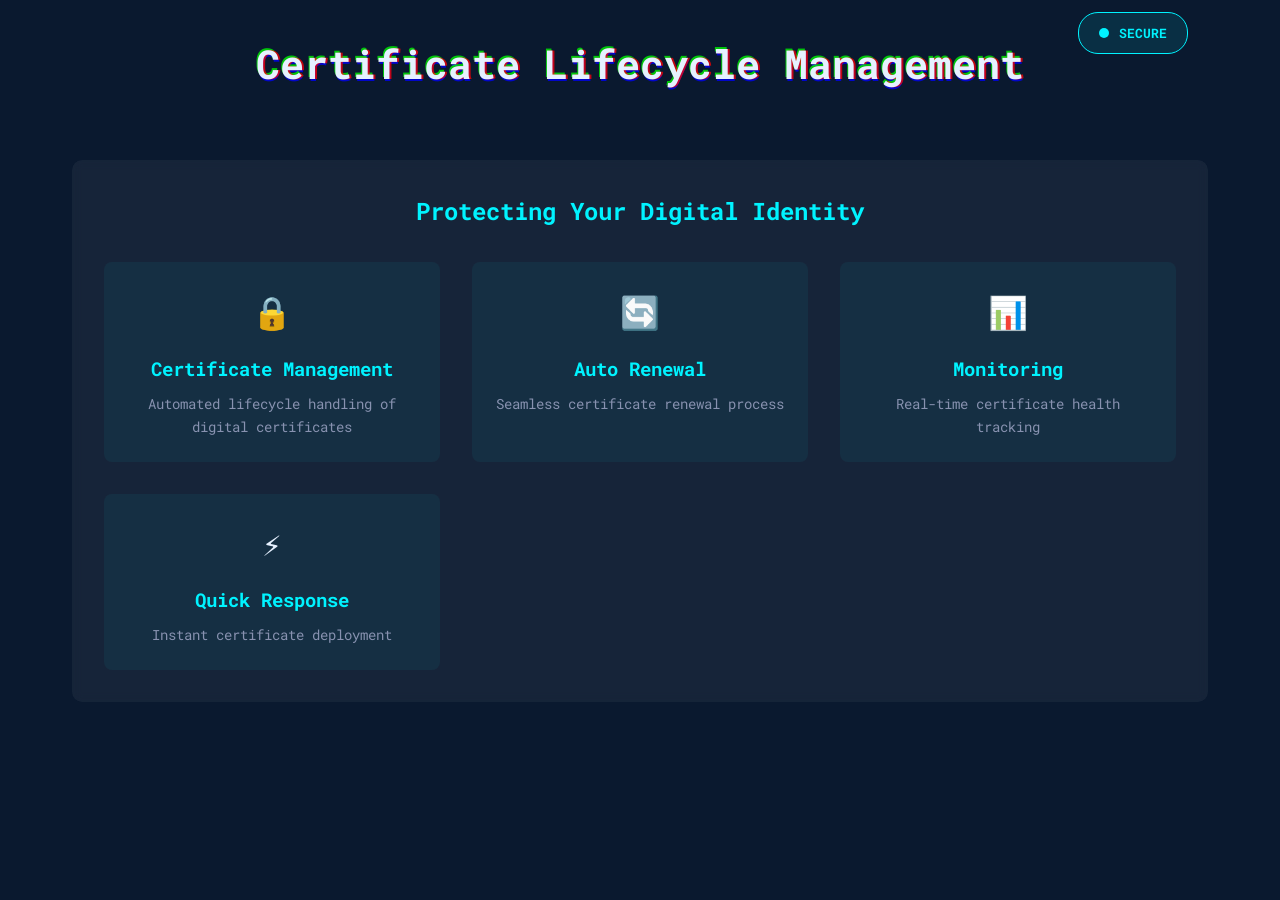
<file: index.html>
<!DOCTYPE html>
<html lang="en">
<head>
  <meta charset="utf-8">
  <meta name="viewport" content="width=device-width, initial-scale=1">
  <title>Certificate Lifecycle Solutions</title>
  <link href="style.css" rel="stylesheet" type="text/css" />
  <link href="https://fonts.googleapis.com/css2?family=Roboto+Mono:wght@400;700&display=swap" rel="stylesheet">
</head>
<body>
  <div class="container">
    <header class="header">
      <h1 class="glitch" data-text="Certificate Lifecycle Manegement">Certificate Lifecycle Management</h1>
      <div class="security-badge">
        <div class="badge-circle"></div>
        <span class="badge-text">SECURE</span>
      </div>
    </header>
    
    <div class="content">
      <div class="info-panel">
        <h2>Protecting Your Digital Identity</h2>
        <div class="feature-grid">
          <div class="feature-item">
            <div class="icon">🔒</div>
            <h3>Certificate Management</h3>
            <p>Automated lifecycle handling of digital certificates</p>
          </div>
          <div class="feature-item">
            <div class="icon">🔄</div>
            <h3>Auto Renewal</h3>
            <p>Seamless certificate renewal process</p>
          </div>
          <div class="feature-item">
            <div class="icon">📊</div>
            <h3>Monitoring</h3>
            <p>Real-time certificate health tracking</p>
          </div>
          <div class="feature-item">
            <div class="icon">⚡</div>
            <h3>Quick Response</h3>
            <p>Instant certificate deployment</p>
          </div>
        </div>
      </div>
    </div>
  </div>
  <script src="script.js"></script>
</body>
</html>
</file>
<file: style.css>
:root {
  --neon-blue: #00f3ff;
  --dark-bg: #0a192f;
  --text-primary: #e6f1ff;
  --text-secondary: #8892b0;
}

* {
  margin: 0;
  padding: 0;
  box-sizing: border-box;
}

body {
  font-family: 'Roboto Mono', monospace;
  background-color: var(--dark-bg);
  color: var(--text-primary);
  line-height: 1.6;
}

.container {
  max-width: 1200px;
  margin: 0 auto;
  padding: 2rem;
}

.header {
  text-align: center;
  margin-bottom: 4rem;
  position: relative;
}

.glitch {
  font-size: 2.5rem;
  font-weight: bold;
  position: relative;
  text-shadow: 0.05em 0 0 rgba(255,0,0,0.75),
              -0.025em -0.05em 0 rgba(0,255,0,0.75),
              0.025em 0.05em 0 rgba(0,0,255,0.75);
  animation: glitch 500ms infinite;
}

@keyframes glitch {
  0% {
    text-shadow: 0.05em 0 0 rgba(255,0,0,0.75),
                -0.05em -0.025em 0 rgba(0,255,0,0.75),
                -0.025em 0.05em 0 rgba(0,0,255,0.75);
  }
  14% {
    text-shadow: 0.05em 0 0 rgba(255,0,0,0.75),
                -0.05em -0.025em 0 rgba(0,255,0,0.75),
                -0.025em 0.05em 0 rgba(0,0,255,0.75);
  }
  15% {
    text-shadow: -0.05em -0.025em 0 rgba(255,0,0,0.75),
                0.025em 0.025em 0 rgba(0,255,0,0.75),
                -0.05em -0.05em 0 rgba(0,0,255,0.75);
  }
  49% {
    text-shadow: -0.05em -0.025em 0 rgba(255,0,0,0.75),
                0.025em 0.025em 0 rgba(0,255,0,0.75),
                -0.05em -0.05em 0 rgba(0,0,255,0.75);
  }
  50% {
    text-shadow: 0.025em 0.05em 0 rgba(255,0,0,0.75),
                0.05em 0 0 rgba(0,255,0,0.75),
                0 -0.05em 0 rgba(0,0,255,0.75);
  }
  99% {
    text-shadow: 0.025em 0.05em 0 rgba(255,0,0,0.75),
                0.05em 0 0 rgba(0,255,0,0.75),
                0 -0.05em 0 rgba(0,0,255,0.75);
  }
  100% {
    text-shadow: -0.025em 0 0 rgba(255,0,0,0.75),
                -0.025em -0.025em 0 rgba(0,255,0,0.75),
                -0.025em -0.05em 0 rgba(0,0,255,0.75);
  }
}

.security-badge {
  position: absolute;
  top: -20px;
  right: 20px;
  display: flex;
  align-items: center;
  gap: 10px;
  padding: 10px 20px;
  background: rgba(0, 243, 255, 0.1);
  border-radius: 20px;
  border: 1px solid var(--neon-blue);
}

.badge-circle {
  width: 10px;
  height: 10px;
  background-color: var(--neon-blue);
  border-radius: 50%;
  animation: pulse 2s infinite;
}

@keyframes pulse {
  0% {
    transform: scale(1);
    opacity: 1;
  }
  50% {
    transform: scale(1.5);
    opacity: 0.5;
  }
  100% {
    transform: scale(1);
    opacity: 1;
  }
}

.badge-text {
  color: var(--neon-blue);
  font-size: 0.8rem;
  font-weight: bold;
}

.content {
  margin-top: 2rem;
}

.info-panel {
  background: rgba(255, 255, 255, 0.05);
  border-radius: 10px;
  padding: 2rem;
  backdrop-filter: blur(5px);
}

.info-panel h2 {
  text-align: center;
  margin-bottom: 2rem;
  color: var(--neon-blue);
}

.feature-grid {
  display: grid;
  grid-template-columns: repeat(auto-fit, minmax(250px, 1fr));
  gap: 2rem;
}

.feature-item {
  text-align: center;
  padding: 1.5rem;
  background: rgba(0, 243, 255, 0.05);
  border-radius: 8px;
  transition: transform 0.3s ease;
}

.feature-item:hover {
  transform: translateY(-5px);
}

.icon {
  font-size: 2rem;
  margin-bottom: 1rem;
}

.feature-item h3 {
  color: var(--neon-blue);
  margin-bottom: 0.5rem;
}

.feature-item p {
  color: var(--text-secondary);
  font-size: 0.9rem;
}

@media (max-width: 768px) {
  .container {
    padding: 1rem;
  }
  
  .glitch {
    font-size: 1.8rem;
  }
  
  .security-badge {
    position: relative;
    top: 0;
    right: 0;
    margin: 1rem auto;
    width: fit-content;
  }
  
  .feature-grid {
    grid-template-columns: 1fr;
  }
}
</file>
